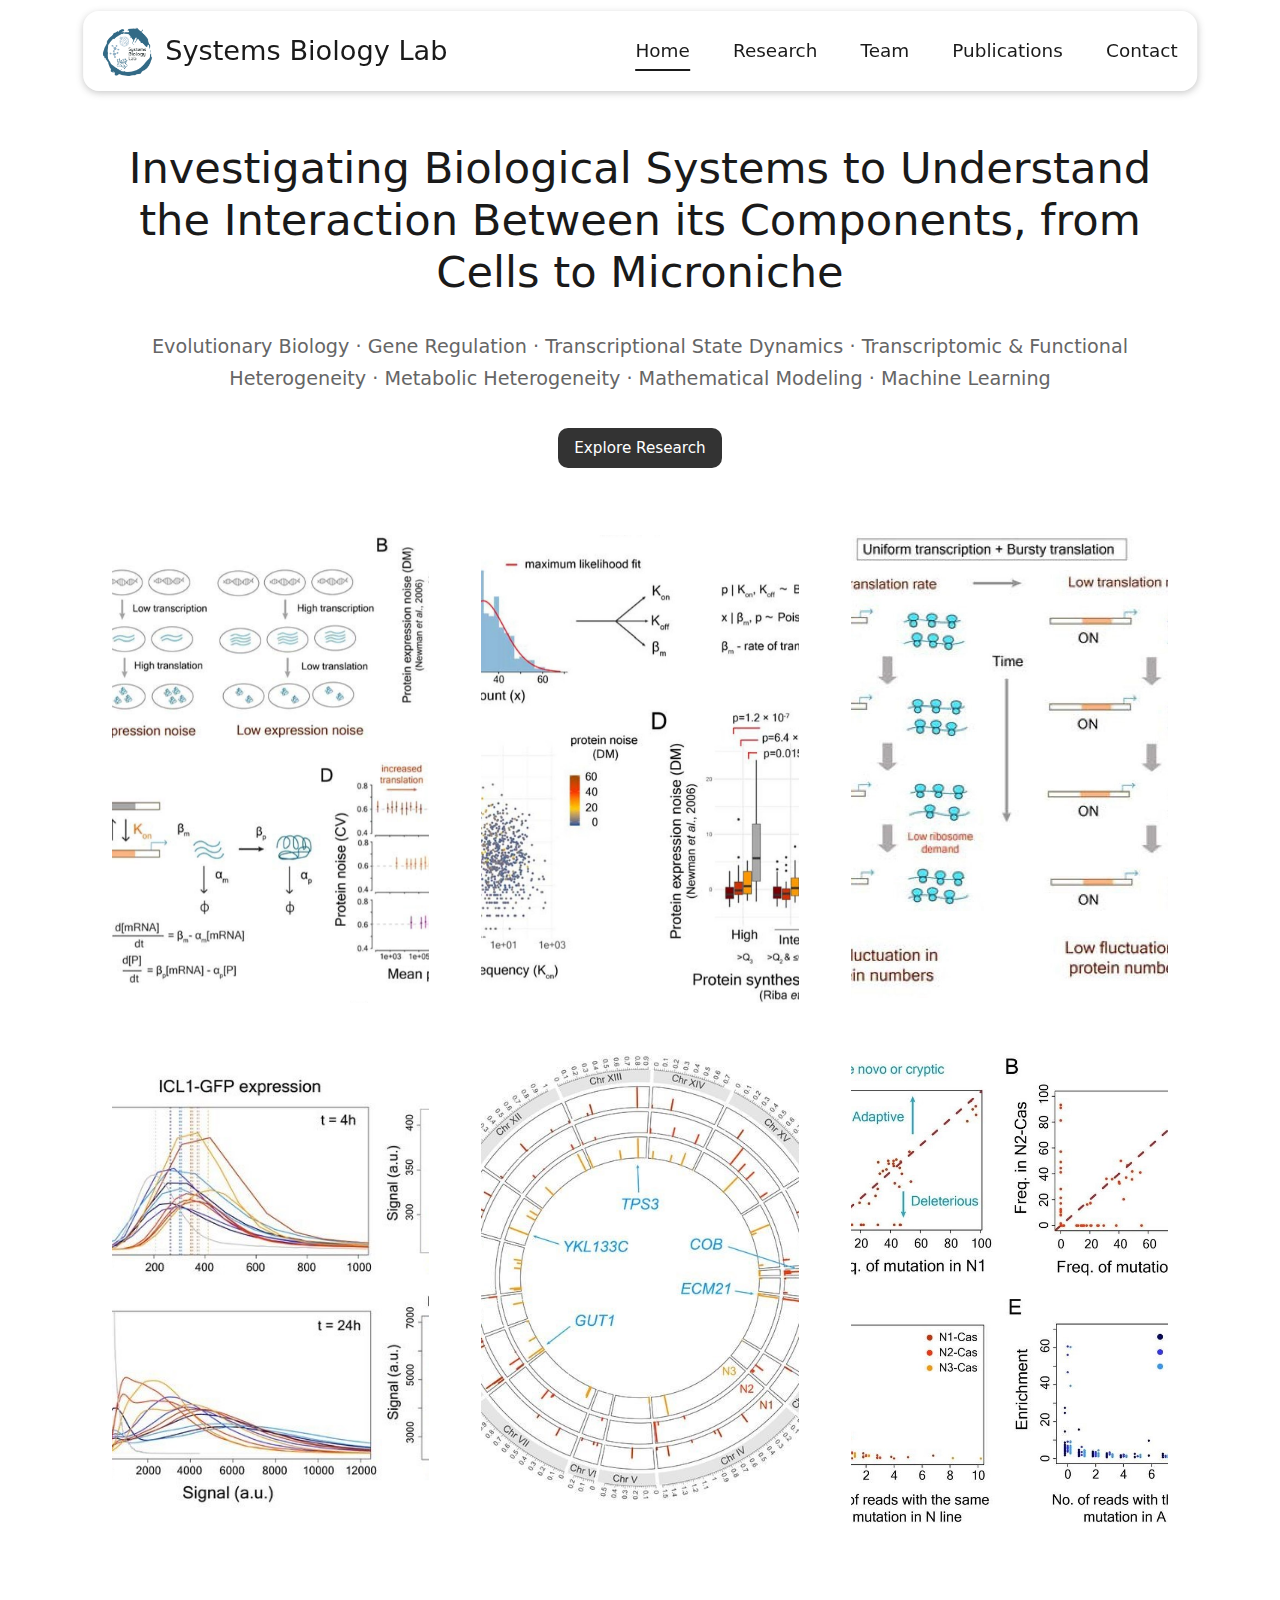
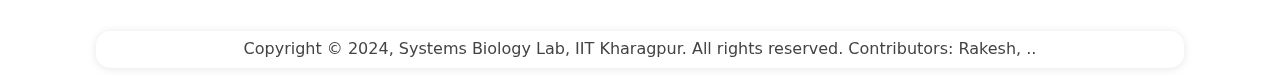
<file: index.html>
<!-- index.html -->
<!DOCTYPE html>
<html lang="en">
  <head>
    <meta charset="UTF-8" />
    <meta name="viewport" content="width=device-width, initial-scale=1.0" />
    <title>Systems Biology Laboratory - Home</title>
    <link rel="stylesheet" href="style.css" />
  </head>
  <body>
    <header>
      <div class="logo-container">
        <img src="./media/1.png" alt="Lab logo" class="logo-img" />
        <a href="index.html" class="logo">Systems Biology Lab</a>
      </div>
      <nav>
        <a href="index.html" class="active">Home</a>
        <a href="research.html">Research</a>
        <a href="team.html">Team</a>
        <a href="publications.html">Publications</a>
        <a href="contact.html">Contact</a>
      </nav>
      <div class="hamburger">
        <div></div>
        <div></div>
        <div></div>
      </div>
      <div class="dropdown">
        <a href="index.html" class="active">Home</a>
        <a href="research.html">Research</a>
        <a href="team.html">Team</a>
        <a href="publications.html">Publications</a>
        <a href="contact.html">Contact</a>
      </div>
    </header>

    <main>
      <section class="hero">
        <h1>
          Investigating Biological Systems to Understand the Interaction Between
          its Components, from Cells to Microniche
        </h1>
        <p>
          Evolutionary Biology <span>&#183;</span> Gene Regulation
          <span>&#183;</span> Transcriptional State Dynamics
          <span>&#183;</span> Transcriptomic & Functional Heterogeneity
          <span>&#183;</span> Metabolic Heterogeneity
          <span>&#183;</span> Mathematical Modeling <span>&#183;</span> Machine
          Learning
        </p>
        <a href="research.html" class="button">Explore Research</a>
      </section>
      <section class="hero">
        <div class="featured-grid">
          <img src="./media/rbd1_crop.jpg" alt="Image 1" />
          <img src="./media/rbd2_crop.jpg" alt="Image 2" />
          <img src="./media/rbd3_crop.jpg" alt="Image 3" />
          <img src="./media/crpv2_crop.jpg" alt="Image 4" />
          <img src="./media/crpv4_crop.jpg" alt="Image 5" />
          <img src="./media/crpv1_crop.jpg" alt="Image 6" />
        </div>
      </section>
    </main>
    <footer>
      <div class="copyright">
        Copyright © 2024, Systems Biology Lab, IIT Kharagpur. All rights
        reserved. Contributors: Rakesh, ..
      </div>
    </footer>
    <script src="./script.js"></script>
  </body>
</html>
</file>
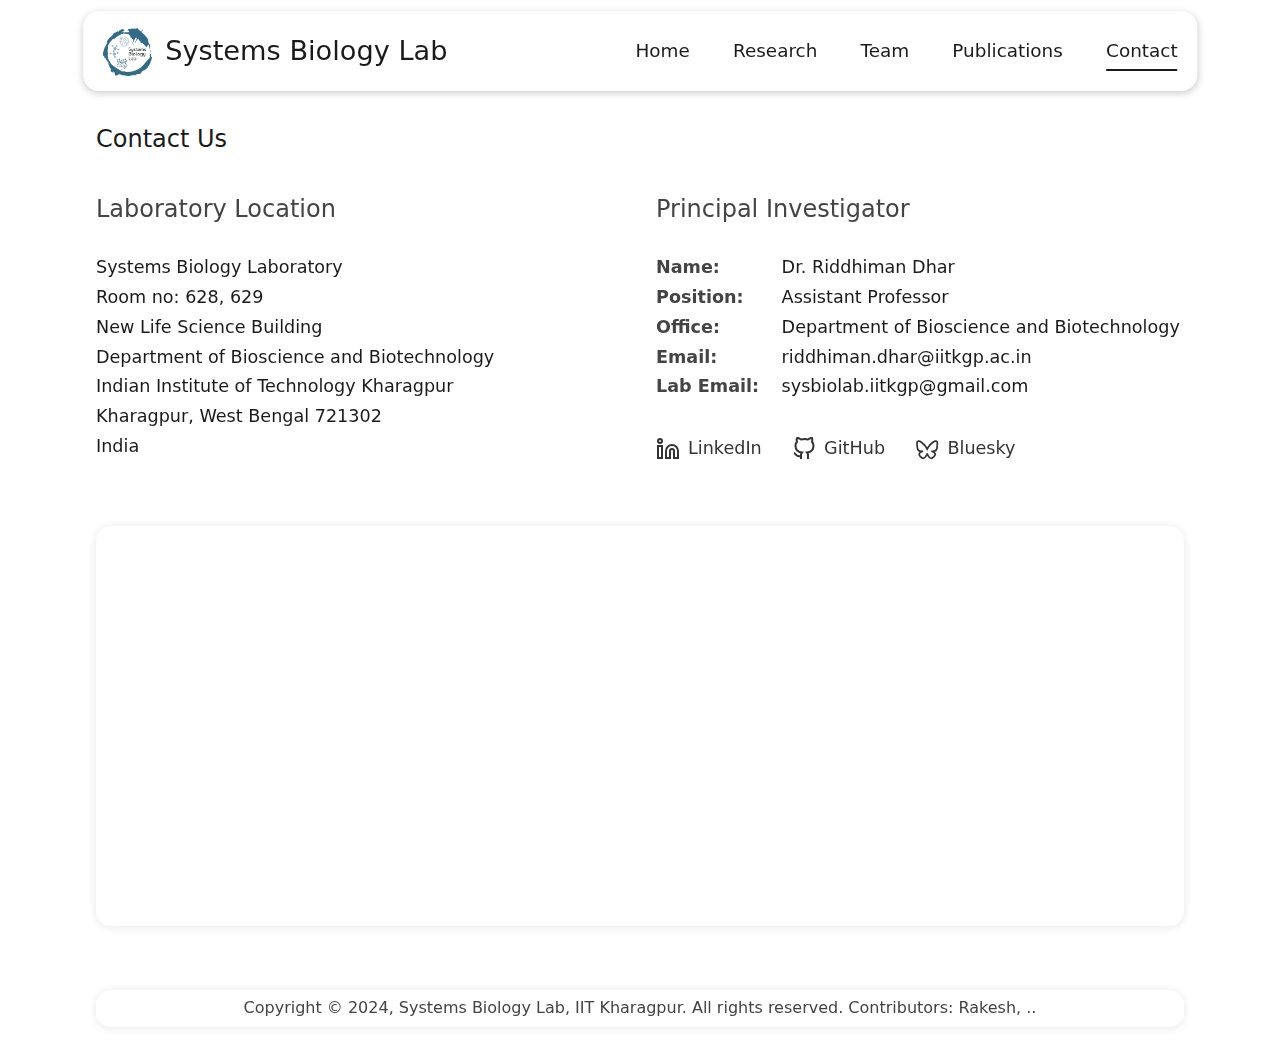
<file: contact.html>
<!-- contact.html -->
<!DOCTYPE html>
<html lang="en">
  <head>
    <meta charset="UTF-8" />
    <meta name="viewport" content="width=device-width, initial-scale=1.0" />
    <title>Systems Biology Laboratory - Contact</title>
    <link rel="stylesheet" href="style.css" />
  </head>
  <body>
    <header>
      <div class="logo-container">
        <img src="./media/1.png" alt="Lab logo" class="logo-img" />
        <a href="index.html" class="logo">Systems Biology Lab</a>
      </div>
      <nav>
        <a href="index.html">Home</a>
        <a href="research.html">Research</a>
        <a href="team.html">Team</a>
        <a href="publications.html">Publications</a>
        <a href="contact.html" class="active">Contact</a>
      </nav>
      <div class="hamburger">
        <div></div>
        <div></div>
        <div></div>
      </div>
      <div class="dropdown">
        <a href="index.html">Home</a>
        <a href="research.html">Research</a>
        <a href="team.html">Team</a>
        <a href="publications.html">Publications</a>
        <a href="contact.html" class="active">Contact</a>
      </div>
    </header>

    <main>
      <div class="content">
        <h1 style="font-weight: 500; font-size: 1.5rem">Contact Us</h1>

        <div class="contact-grid">
          <div class="contact-info-card">
            <h2 style="font-weight: 500; font-size: 1.5rem">
              Laboratory Location
            </h2>
            <div class="contact-details">
              <p>
                Systems Biology Laboratory <br />
                Room no: 628, 629 <br />
                New Life Science Building <br />Department of Bioscience and
                Biotechnology <br />Indian Institute of Technology Kharagpur
                <br />Kharagpur, West Bengal 721302 <br />India
              </p>
              <!-- <strong>Email:</strong> sysbiolab.iitkgp@gmail.com -->

              <!-- <p><strong>Phone:</strong> +91-3222-304580</p> -->
            </div>
          </div>

          <div class="contact-info-card">
            <h2 style="font-weight: 500; font-size: 1.5rem">
              Principal Investigator
            </h2>
            <div class="contact-details">
              <p>
                <strong>Name:</strong> Dr. Riddhiman Dhar<br />
                <strong>Position:</strong> Assistant Professor<br />

                <strong>Office:</strong> Department of Bioscience and
                Biotechnology
                <br />
                <strong>Email:</strong> riddhiman.dhar@iitkgp.ac.in
                <br />
                <strong>Lab Email:</strong> sysbiolab.iitkgp@gmail.com
              </p>
              <!--            <p>
                <strong>Research:</strong> Systems Biology, Gene Regulation,
                Evolutionary Biology
              </p> -->

              <div class="social-links">
                <a
                  href="https://www.linkedin.com/in/riddhiman-dhar-16927b51/"
                  target="_blank"
                >
                  <svg
                    width="24"
                    height="24"
                    viewBox="0 0 24 24"
                    fill="none"
                    stroke="currentColor"
                    stroke-width="2"
                  >
                    <path
                      d="M16 8a6 6 0 0 1 6 6v7h-4v-7a2 2 0 0 0-2-2 2 2 0 0 0-2 2v7h-4v-7a6 6 0 0 1 6-6z"
                    ></path>
                    <rect x="2" y="9" width="4" height="12"></rect>
                    <circle cx="4" cy="4" r="2"></circle>
                  </svg>
                  LinkedIn
                </a>
                <a href="https://github.com/sbliitkgp" target="_blank">
                  <svg
                    width="24"
                    height="24"
                    viewBox="0 0 24 24"
                    fill="none"
                    stroke="currentColor"
                    stroke-width="2"
                  >
                    <path
                      d="M9 19c-5 1.5-5-2.5-7-3m14 6v-3.87a3.37 3.37 0 0 0-.94-2.61c3.14-.35 6.44-1.54 6.44-7A5.44 5.44 0 0 0 20 4.77 5.07 5.07 0 0 0 19.91 1S18.73.65 16 2.48a13.38 13.38 0 0 0-7 0C6.27.65 5.09 1 5.09 1A5.07 5.07 0 0 0 5 4.77a5.44 5.44 0 0 0-1.5 3.78c0 5.42 3.3 6.61 6.44 7A3.37 3.37 0 0 0 9 18.13V22"
                    ></path>
                  </svg>
                  GitHub
                </a>
                <a
                  href="https://bsky.app/profile/dharriddhiman.bsky.social"
                  target="_blank"
                >
                  <svg
                    width="24"
                    height="24"
                    viewBox="0 0 24 24"
                    fill="none"
                    stroke="currentColor"
                    stroke-width="1.5"
                  >
                    <path
                      xmlns="http://www.w3.org/2000/svg"
                      d="M6.432664583333333 5.223303333333333C4.753165416666667 4.0058187499999995 2.0308333333333333 3.0635120833333334 2.0308333333333333 6.0620375c0 0.5990958333333333 0.3553958333333333 5.02935875 0.5645716666666667 5.748273749999999C3.3193970833333335 14.311282499999999 5.773659166666667 14.602707083333334 8.123333333333333 14.215833333333332c-4.107360416666666 0.6752520833333333 -4.964372083333333 3.2574566666666667 -2.70811625 5.493404166666666C6.461096250000001 20.742931666666667 7.357709166666667 21.32375 8.123333333333333 21.32375c2.0308333333333333 0 3.182315833333333 -2.81168875 3.553958333333333 -3.553958333333333 0.33813375 -0.6772829166666667 0.5077083333333333 -1.18499125 0.5077083333333333 -1.5231249999999998 0 0.33813375 0.16957458333333333 0.8458420833333332 0.5077083333333333 1.5231249999999998 0.3716425 0.7422695833333333 1.5231249999999998 3.553958333333333 3.553958333333333 3.553958333333333 0.7656241666666667 0 1.6622370833333333 -0.5798029166666666 2.70811625 -1.6145125C21.21103875 17.472274583333334 20.354027083333335 14.89007 16.246666666666666 14.215833333333332c2.3496741666666665 0.3858583333333333 4.802920833333333 0.09544916666666667 5.527928333333333 -2.4055220833333335 0.2091758333333333 -0.718915 0.5645716666666667 -5.150193333333333 0.5645716666666667 -5.748273749999999 0 -2.9985254166666664 -2.7213166666666666 -2.0562187499999998 -4.40183125 -0.8387341666666666C15.608984999999999 6.910925833333333 13.103952083333333 10.349126666666667 12.184999999999999 12.184999999999999c-0.9189520833333333 -1.8358733333333332 -3.4239849999999996 -5.274074166666667 -5.752335416666667 -6.961696666666667z"
                      stroke-width="1.7"
                    />
                  </svg>
                  Bluesky
                </a>
              </div>
            </div>
          </div>
        </div>

        <!-- Google Maps embed -->
        <div class="map-container">
          <iframe
            src="https://www.google.com/maps/embed?pb=!1m18!1m12!1m3!1d922.7497566080292!2d87.3111634451158!3d22.315876577133647!2m3!1f0!2f0!3f0!3m2!1i1024!2i768!4f13.1!3m3!1m2!1s0x3a1d440335454ca7%3A0xb6e0935b029d690d!2sDepartment%20of%20Bioscience%20and%20Biotechnology%2C%20IIT%20Kharagpur!5e0!3m2!1sen!2sin!4v1731928270275!5m2!1sen!2sin"
            width="100%"
            height="100%"
            style="border: 0"
            allowfullscreen=""
            loading="lazy"
            referrerpolicy="no-referrer-when-downgrade"
          >
          </iframe>
        </div>
      </div>
    </main>
    <footer>
      <div class="copyright">
        Copyright © 2024, Systems Biology Lab, IIT Kharagpur. All rights
        reserved. Contributors: Rakesh, ..
      </div>
    </footer>
    <script src="script.js"></script>
  </body>
</html>
</file>
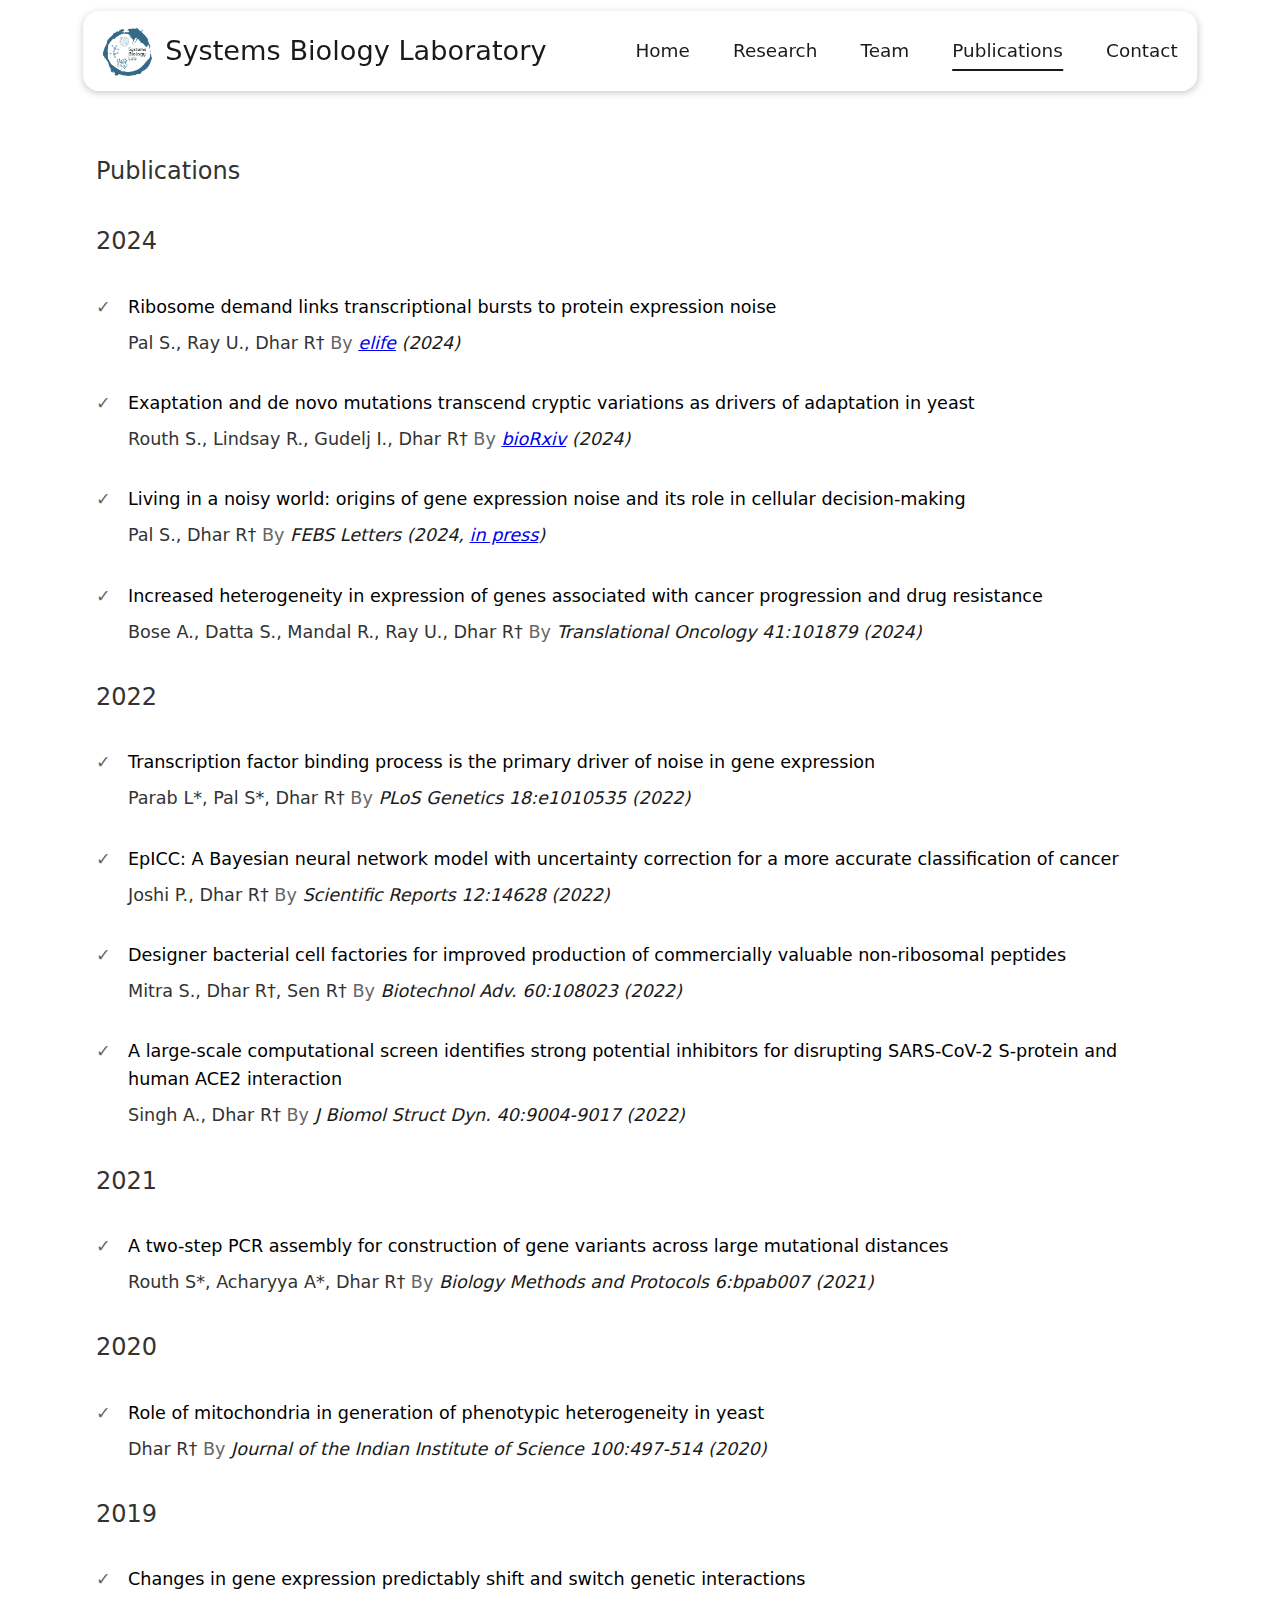
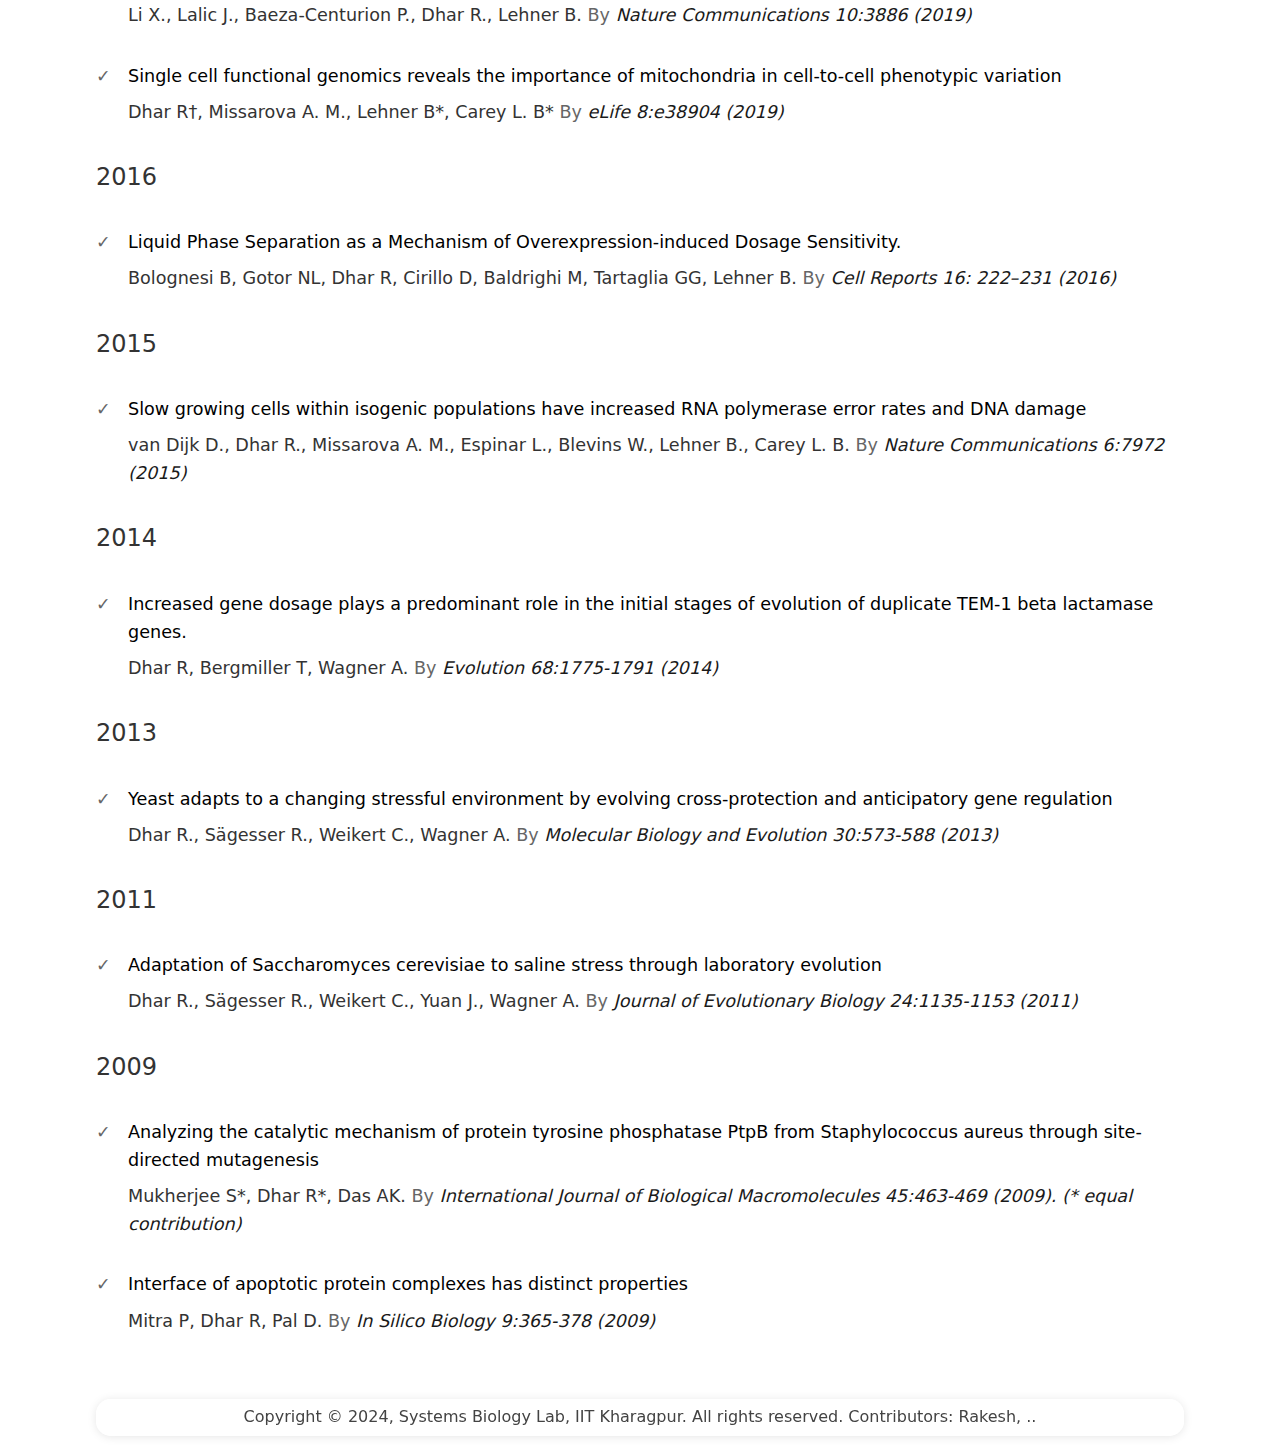
<file: publications.html>
<!-- publications.html -->
<!DOCTYPE html>
<html lang="en">
  <head>
    <meta charset="UTF-8" />
    <meta name="viewport" content="width=device-width, initial-scale=1.0" />
    <title>Systems Biology Laboratory - Publications</title>
    <link rel="stylesheet" href="style.css" />
  </head>
  <body>
    <header>
      <div class="logo-container">
        <img src="./media/1.png" alt="Lab logo" class="logo-img" />
        <a href="index.html" class="logo">Systems Biology Laboratory</a>
      </div>
      <nav>
        <a href="index.html">Home</a>
        <a href="research.html">Research</a>
        <a href="team.html">Team</a>
        <a href="publications.html" class="active">Publications</a>
        <a href="contact.html">Contact</a>
      </nav>
      <div class="hamburger">
        <div></div>
        <div></div>
        <div></div>
      </div>
      <div class="dropdown">
        <a href="index.html">Home</a>
        <a href="research.html">Research</a>
        <a href="team.html">Team</a>
        <a href="publications.html" class="active">Publications</a>
        <a href="contact.html">Contact</a>
      </div>
    </header>

    <main>
      <div class="publications-container">
        <h1 class="publication-year">Publications</h1>

        <h2 class="publication-year">2024</h2>
        <ul class="publication-list">
          <li class="publication-item">
            <span class="publication-title">
              Ribosome demand links transcriptional bursts to protein expression
              noise
            </span>
            <span class="publication-authors">Pal S., Ray U., Dhar R†</span>
            <span class="publication-by">By</span>
            <span class="publication-journal">
              <a
                href="https://elifesciences.org/reviewed-preprints/99322"
                target="_BLANK"
                >elife</a
              >
              (2024)
            </span>
          </li>
          <li class="publication-item">
            <span class="publication-title">
              Exaptation and de novo mutations transcend cryptic variations as
              drivers of adaptation in yeast
            </span>
            <span class="publication-authors"
              >Routh S., Lindsay R., Gudelj I., Dhar R†</span
            >
            <span class="publication-by">By</span>
            <span class="publication-journal">
              <a
                href="https://www.biorxiv.org/content/10.1101/2024.03.26.586634v1"
                target="_BLANK"
                >bioRxiv</a
              >
              (2024)
            </span>
          </li>
          <li class="publication-item">
            <span class="publication-title">
              Living in a noisy world: origins of gene expression noise and its
              role in cellular decision-making
            </span>
            <span class="publication-authors">Pal S., Dhar R†</span>
            <span class="publication-by">By</span>
            <span class="publication-journal">
              FEBS Letters (2024,
              <a href="https://doi.org/10.1002/1873-3468.14898" target="_BLANK"
                >in press</a
              >)
            </span>
          </li>
          <li class="publication-item">
            <span class="publication-title">
              Increased heterogeneity in expression of genes associated with
              cancer progression and drug resistance
            </span>
            <span class="publication-authors"
              >Bose A., Datta S., Mandal R., Ray U., Dhar R†</span
            >
            <span class="publication-by">By</span>
            <span class="publication-journal">
              Translational Oncology 41:101879 (2024)
            </span>
          </li>
        </ul>

        <h2 class="publication-year">2022</h2>
        <ul class="publication-list">
          <li class="publication-item">
            <span class="publication-title">
              Transcription factor binding process is the primary driver of
              noise in gene expression
            </span>
            <span class="publication-authors">Parab L*, Pal S*, Dhar R†</span>
            <span class="publication-by">By</span>
            <span class="publication-journal">
              PLoS Genetics 18:e1010535 (2022)
            </span>
          </li>
          <li class="publication-item">
            <span class="publication-title">
              EpICC: A Bayesian neural network model with uncertainty correction
              for a more accurate classification of cancer
            </span>
            <span class="publication-authors">Joshi P., Dhar R†</span>
            <span class="publication-by">By</span>
            <span class="publication-journal">
              Scientific Reports 12:14628 (2022)
            </span>
          </li>
          <li class="publication-item">
            <span class="publication-title">
              Designer bacterial cell factories for improved production of
              commercially valuable non-ribosomal peptides
            </span>
            <span class="publication-authors">Mitra S., Dhar R†, Sen R†</span>
            <span class="publication-by">By</span>
            <span class="publication-journal">
              Biotechnol Adv. 60:108023 (2022)
            </span>
          </li>
          <li class="publication-item">
            <span class="publication-title">
              A large-scale computational screen identifies strong potential
              inhibitors for disrupting SARS-CoV-2 S-protein and human ACE2
              interaction
            </span>
            <span class="publication-authors">Singh A., Dhar R†</span>
            <span class="publication-by">By</span>
            <span class="publication-journal">
              J Biomol Struct Dyn. 40:9004-9017 (2022)
            </span>
          </li>
        </ul>

        <h2 class="publication-year">2021</h2>
        <ul class="publication-list">
          <li class="publication-item">
            <span class="publication-title">
              A two-step PCR assembly for construction of gene variants across
              large mutational distances
            </span>
            <span class="publication-authors"
              >Routh S*, Acharyya A*, Dhar R†</span
            >
            <span class="publication-by">By</span>
            <span class="publication-journal">
              Biology Methods and Protocols 6:bpab007 (2021)
            </span>
          </li>
        </ul>

        <h2 class="publication-year">2020</h2>
        <ul class="publication-list">
          <li class="publication-item">
            <span class="publication-title">
              Role of mitochondria in generation of phenotypic heterogeneity in
              yeast
            </span>
            <span class="publication-authors">Dhar R†</span>
            <span class="publication-by">By</span>
            <span class="publication-journal">
              Journal of the Indian Institute of Science 100:497-514 (2020)
            </span>
          </li>
        </ul>

        <h2 class="publication-year">2019</h2>
        <ul class="publication-list">
          <li class="publication-item">
            <span class="publication-title">
              Changes in gene expression predictably shift and switch genetic
              interactions
            </span>
            <span class="publication-authors"
              >Li X., Lalic J., Baeza-Centurion P., Dhar R., Lehner B.</span
            >
            <span class="publication-by">By</span>
            <span class="publication-journal">
              Nature Communications 10:3886 (2019)
            </span>
          </li>
          <li class="publication-item">
            <span class="publication-title">
              Single cell functional genomics reveals the importance of
              mitochondria in cell-to-cell phenotypic variation
            </span>
            <span class="publication-authors"
              >Dhar R†, Missarova A. M., Lehner B*, Carey L. B*</span
            >
            <span class="publication-by">By</span>
            <span class="publication-journal"> eLife 8:e38904 (2019) </span>
          </li>
        </ul>
        <h2 class="publication-year">2016</h2>
        <ul class="publication-list">
          <li class="publication-item">
            <span class="publication-title">
              Liquid Phase Separation as a Mechanism of Overexpression-induced
              Dosage Sensitivity.
            </span>
            <span class="publication-authors"
              >Bolognesi B, Gotor NL, Dhar R, Cirillo D, Baldrighi M, Tartaglia
              GG, Lehner B.</span
            >
            <span class="publication-by">By</span>
            <span class="publication-journal">
              Cell Reports 16: 222–231 (2016)
            </span>
          </li>
        </ul>
        <h2 class="publication-year">2015</h2>
        <ul class="publication-list">
          <li class="publication-item">
            <span class="publication-title">
              Slow growing cells within isogenic populations have increased RNA
              polymerase error rates and DNA damage
            </span>
            <span class="publication-authors"
              >van Dijk D., Dhar R., Missarova A. M., Espinar L., Blevins W.,
              Lehner B., Carey L. B.</span
            >
            <span class="publication-by">By</span>
            <span class="publication-journal">
              Nature Communications 6:7972 (2015)
            </span>
          </li>
        </ul>
        <h2 class="publication-year">2014</h2>
        <ul class="publication-list">
          <li class="publication-item">
            <span class="publication-title">
              Increased gene dosage plays a predominant role in the initial
              stages of evolution of duplicate TEM-1 beta lactamase genes.
            </span>
            <span class="publication-authors"
              >Dhar R, Bergmiller T, Wagner A.</span
            >
            <span class="publication-by">By</span>
            <span class="publication-journal">
              Evolution 68:1775-1791 (2014)
            </span>
          </li>
        </ul>
        <h2 class="publication-year">2013</h2>
        <ul class="publication-list">
          <li class="publication-item">
            <span class="publication-title">
              Yeast adapts to a changing stressful environment by evolving
              cross-protection and anticipatory gene regulation
            </span>
            <span class="publication-authors"
              >Dhar R., Sägesser R., Weikert C., Wagner A.</span
            >
            <span class="publication-by">By</span>
            <span class="publication-journal">
              Molecular Biology and Evolution 30:573-588 (2013)
            </span>
          </li>
        </ul>

        <h2 class="publication-year">2011</h2>
        <ul class="publication-list">
          <li class="publication-item">
            <span class="publication-title">
              Adaptation of Saccharomyces cerevisiae to saline stress through
              laboratory evolution
            </span>
            <span class="publication-authors"
              >Dhar R., Sägesser R., Weikert C., Yuan J., Wagner A.</span
            >
            <span class="publication-by">By</span>
            <span class="publication-journal">
              Journal of Evolutionary Biology 24:1135-1153 (2011)
            </span>
          </li>
        </ul>
        <h2 class="publication-year">2009</h2>
        <ul class="publication-list">
          <li class="publication-item">
            <span class="publication-title">
              Analyzing the catalytic mechanism of protein tyrosine phosphatase
              PtpB from Staphylococcus aureus through site-directed mutagenesis
            </span>
            <span class="publication-authors"
              >Mukherjee S*, Dhar R*, Das AK.</span
            >
            <span class="publication-by">By</span>
            <span class="publication-journal">
              International Journal of Biological Macromolecules 45:463-469
              (2009). (* equal contribution)
            </span>
          </li>
          <li class="publication-item">
            <span class="publication-title">
              Interface of apoptotic protein complexes has distinct properties
            </span>
            <span class="publication-authors">Mitra P, Dhar R, Pal D.</span>
            <span class="publication-by">By</span>
            <span class="publication-journal">
              In Silico Biology 9:365-378 (2009)
            </span>
          </li>
        </ul>
      </div>
    </main>

    <footer>
      <div class="copyright">
        Copyright © 2024, Systems Biology Lab, IIT Kharagpur. All rights
        reserved. Contributors: Rakesh, ..
      </div>
    </footer>
    <script src="script.js"></script>
  </body>
</html>
</file>
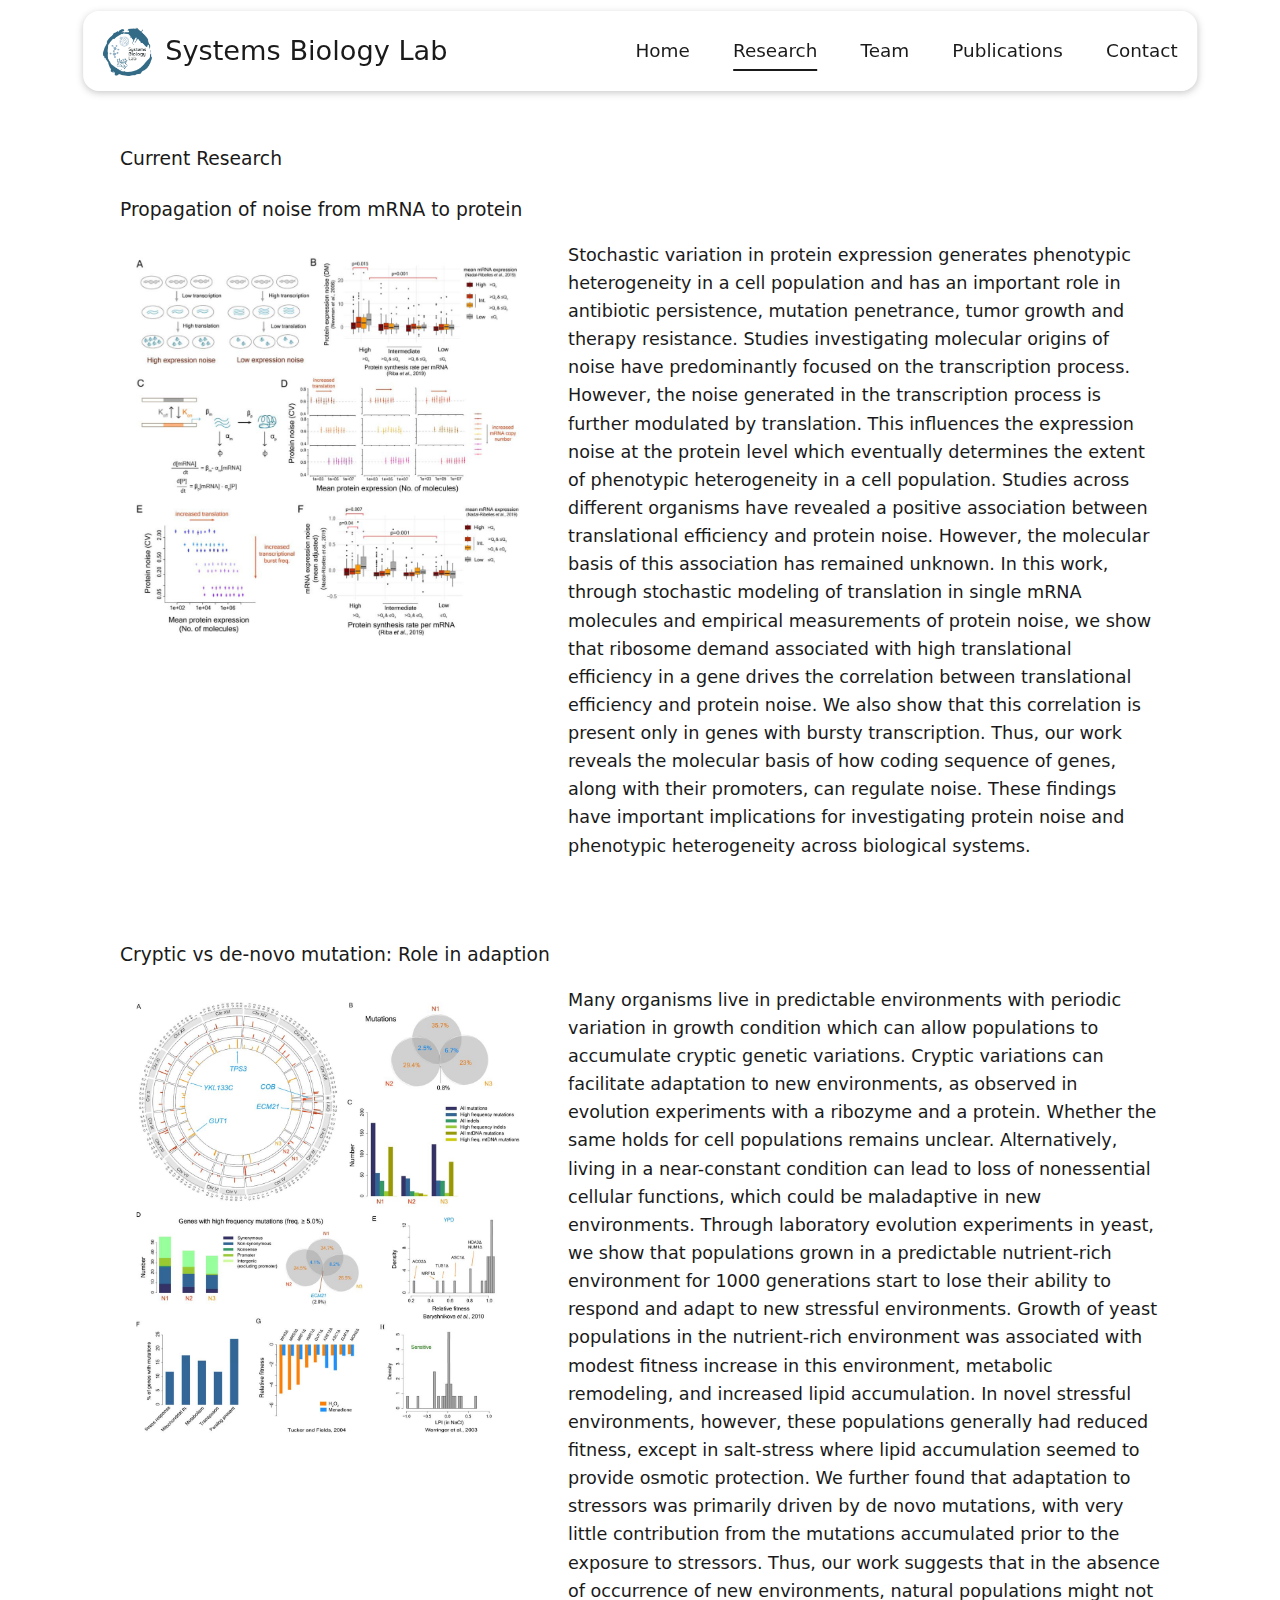
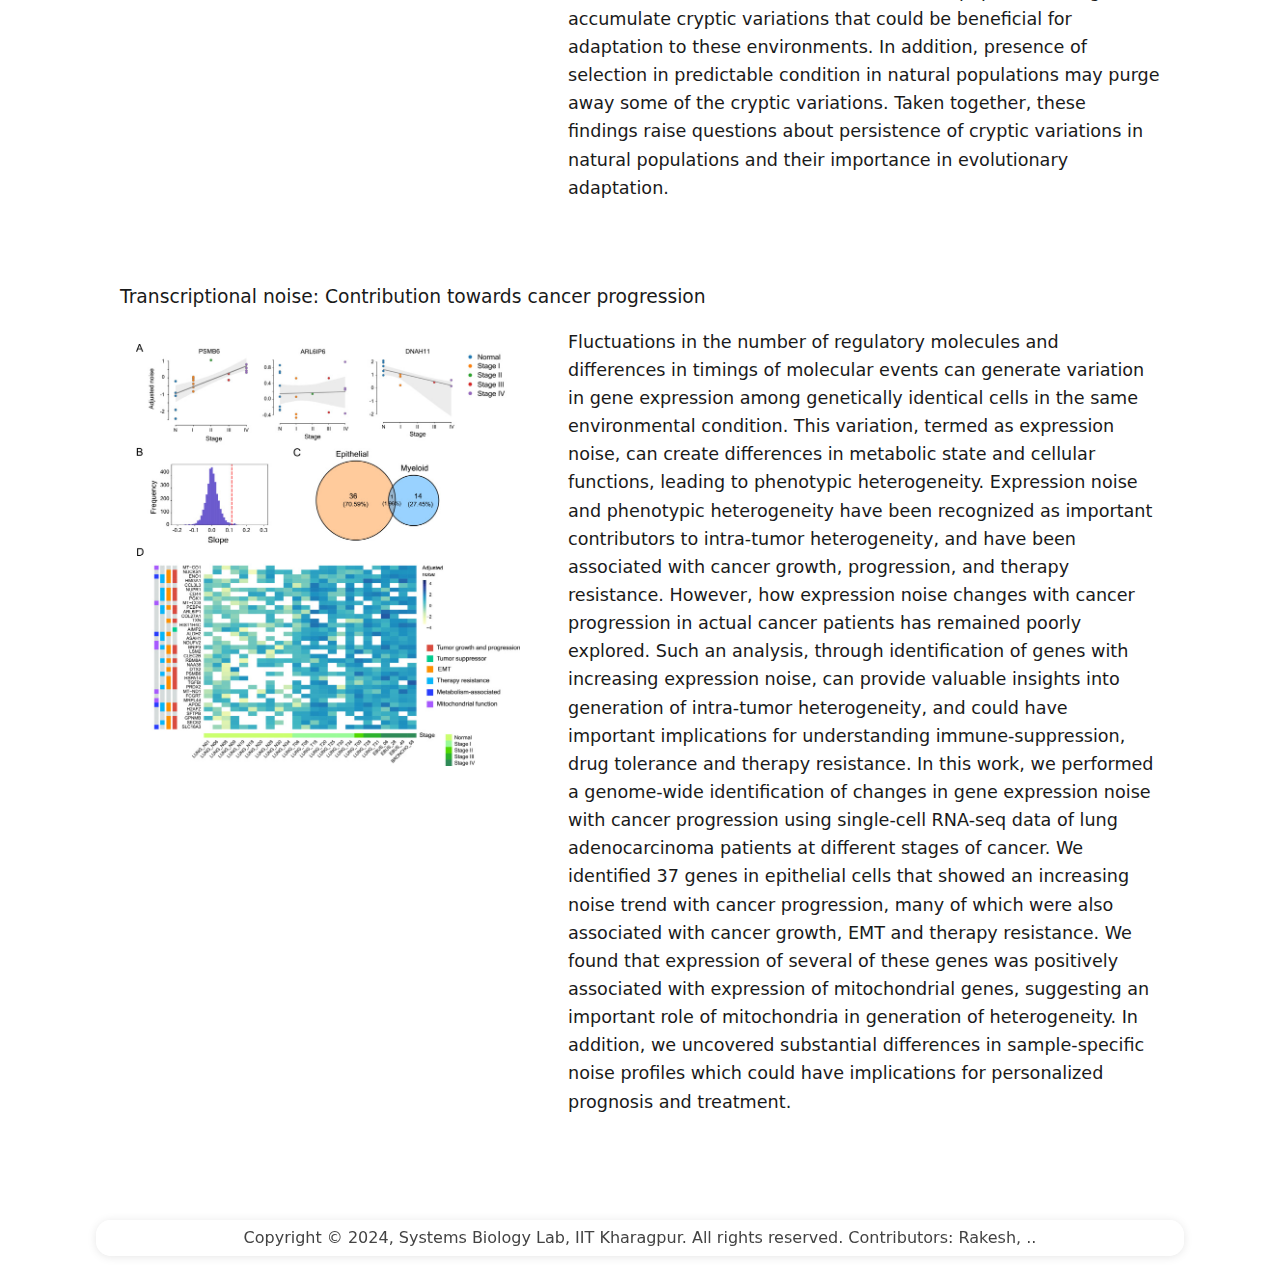
<file: research.html>
<!DOCTYPE html>
<html lang="en">
  <head>
    <meta charset="UTF-8" />
    <meta name="viewport" content="width=device-width, initial-scale=1.0" />
    <title>Systems Biology Laboratory - Research</title>
    <link rel="stylesheet" href="style.css" />
  </head>
  <body>
    <header>
      <div class="logo-container">
        <img src="./media/1.png" alt="Lab logo" class="logo-img" />
        <a href="index.html" class="logo">Systems Biology Lab</a>
      </div>
      <nav>
        <a href="index.html">Home</a>
        <a href="research.html" class="active">Research</a>
        <a href="team.html">Team</a>
        <a href="publications.html">Publications</a>
        <a href="contact.html">Contact</a>
      </nav>
      <div class="hamburger">
        <div></div>
        <div></div>
        <div></div>
      </div>
      <div class="dropdown">
        <a href="index.html">Home</a>
        <a href="research.html" class="active">Research</a>
        <a href="team.html">Team</a>
        <a href="publications.html">Publications</a>
        <a href="contact.html">Contact</a>
      </div>
    </header>

    <main role="main">
      <div class="content">
        <div class="research-area">
          <h3 style="text-align: left; font-weight: 500; margin-bottom: 1.3rem">
            Current Research
          </h3>
          <h3>Propagation of noise from mRNA to protein</h3>
          <div class="research-content">
            <img
              src="./media/rbd1.jpg"
              alt="research picture 1"
              class="research-image"
            />
            <div class="research-text">
              <p>
                Stochastic variation in protein expression generates phenotypic
                heterogeneity in a cell population and has an important role in
                antibiotic persistence, mutation penetrance, tumor growth and
                therapy resistance. Studies investigating molecular origins of
                noise have predominantly focused on the transcription process.
                However, the noise generated in the transcription process is
                further modulated by translation. This influences the expression
                noise at the protein level which eventually determines the
                extent of phenotypic heterogeneity in a cell population. Studies
                across different organisms have revealed a positive association
                between translational efficiency and protein noise. However, the
                molecular basis of this association has remained unknown. In
                this work, through stochastic modeling of translation in single
                mRNA molecules and empirical measurements of protein noise, we
                show that ribosome demand associated with high translational
                efficiency in a gene drives the correlation between
                translational efficiency and protein noise. We also show that
                this correlation is present only in genes with bursty
                transcription. Thus, our work reveals the molecular basis of how
                coding sequence of genes, along with their promoters, can
                regulate noise. These findings have important implications for
                investigating protein noise and phenotypic heterogeneity across
                biological systems.
              </p>
              <!-- <a href="#" class="button">Read more on this work</a> -->
            </div>
          </div>
        </div>

        <div class="research-area">
          <h3>Cryptic vs de-novo mutation: Role in adaption</h3>
          <div class="research-content">
            <img
              src="./media/crpv4.jpg"
              alt="research picture 2"
              class="research-image"
            />
            <div class="research-text">
              <p>
                Many organisms live in predictable environments with periodic
                variation in growth condition which can allow populations to
                accumulate cryptic genetic variations. Cryptic variations can
                facilitate adaptation to new environments, as observed in
                evolution experiments with a ribozyme and a protein. Whether the
                same holds for cell populations remains unclear. Alternatively,
                living in a near-constant condition can lead to loss of
                nonessential cellular functions, which could be maladaptive in
                new environments. Through laboratory evolution experiments in
                yeast, we show that populations grown in a predictable
                nutrient-rich environment for 1000 generations start to lose
                their ability to respond and adapt to new stressful
                environments. Growth of yeast populations in the nutrient-rich
                environment was associated with modest fitness increase in this
                environment, metabolic remodeling, and increased lipid
                accumulation. In novel stressful environments, however, these
                populations generally had reduced fitness, except in salt-stress
                where lipid accumulation seemed to provide osmotic protection.
                We further found that adaptation to stressors was primarily
                driven by de novo mutations, with very little contribution from
                the mutations accumulated prior to the exposure to stressors.
                Thus, our work suggests that in the absence of occurrence of new
                environments, natural populations might not accumulate cryptic
                variations that could be beneficial for adaptation to these
                environments. In addition, presence of selection in predictable
                condition in natural populations may purge away some of the
                cryptic variations. Taken together, these findings raise
                questions about persistence of cryptic variations in natural
                populations and their importance in evolutionary adaptation.
              </p>
              <!-- <a href="#" class="button">Read more on this work</a> -->
            </div>
          </div>
        </div>
      </div>
      <div class="content">
        <div class="research-area">
          <h3>
            Transcriptional noise: Contribution towards cancer progression
          </h3>
          <div class="research-content">
            <img
              src="./media/cnp1.jpg"
              alt="research picture 3"
              class="research-image"
            />
            <div class="research-text">
              <p>
                Fluctuations in the number of regulatory molecules and
                differences in timings of molecular events can generate
                variation in gene expression among genetically identical cells
                in the same environmental condition. This variation, termed as
                expression noise, can create differences in metabolic state and
                cellular functions, leading to phenotypic heterogeneity.
                Expression noise and phenotypic heterogeneity have been
                recognized as important contributors to intra-tumor
                heterogeneity, and have been associated with cancer growth,
                progression, and therapy resistance. However, how expression
                noise changes with cancer progression in actual cancer patients
                has remained poorly explored. Such an analysis, through
                identification of genes with increasing expression noise, can
                provide valuable insights into generation of intra-tumor
                heterogeneity, and could have important implications for
                understanding immune-suppression, drug tolerance and therapy
                resistance. In this work, we performed a genome-wide
                identification of changes in gene expression noise with cancer
                progression using single-cell RNA-seq data of lung
                adenocarcinoma patients at different stages of cancer. We
                identified 37 genes in epithelial cells that showed an
                increasing noise trend with cancer progression, many of which
                were also associated with cancer growth, EMT and therapy
                resistance. We found that expression of several of these genes
                was positively associated with expression of mitochondrial
                genes, suggesting an important role of mitochondria in
                generation of heterogeneity. In addition, we uncovered
                substantial differences in sample-specific noise profiles which
                could have implications for personalized prognosis and
                treatment.
              </p>
              <!-- <a href="#" class="button">Read more on this work</a> -->
            </div>
          </div>
        </div>
      </div>
    </main>
    <footer>
      <div class="copyright">
        Copyright © 2024, Systems Biology Lab, IIT Kharagpur. All rights
        reserved. Contributors: Rakesh, ..
      </div>
    </footer>
    <script src="script.js"></script>
  </body>
</html>
</file>
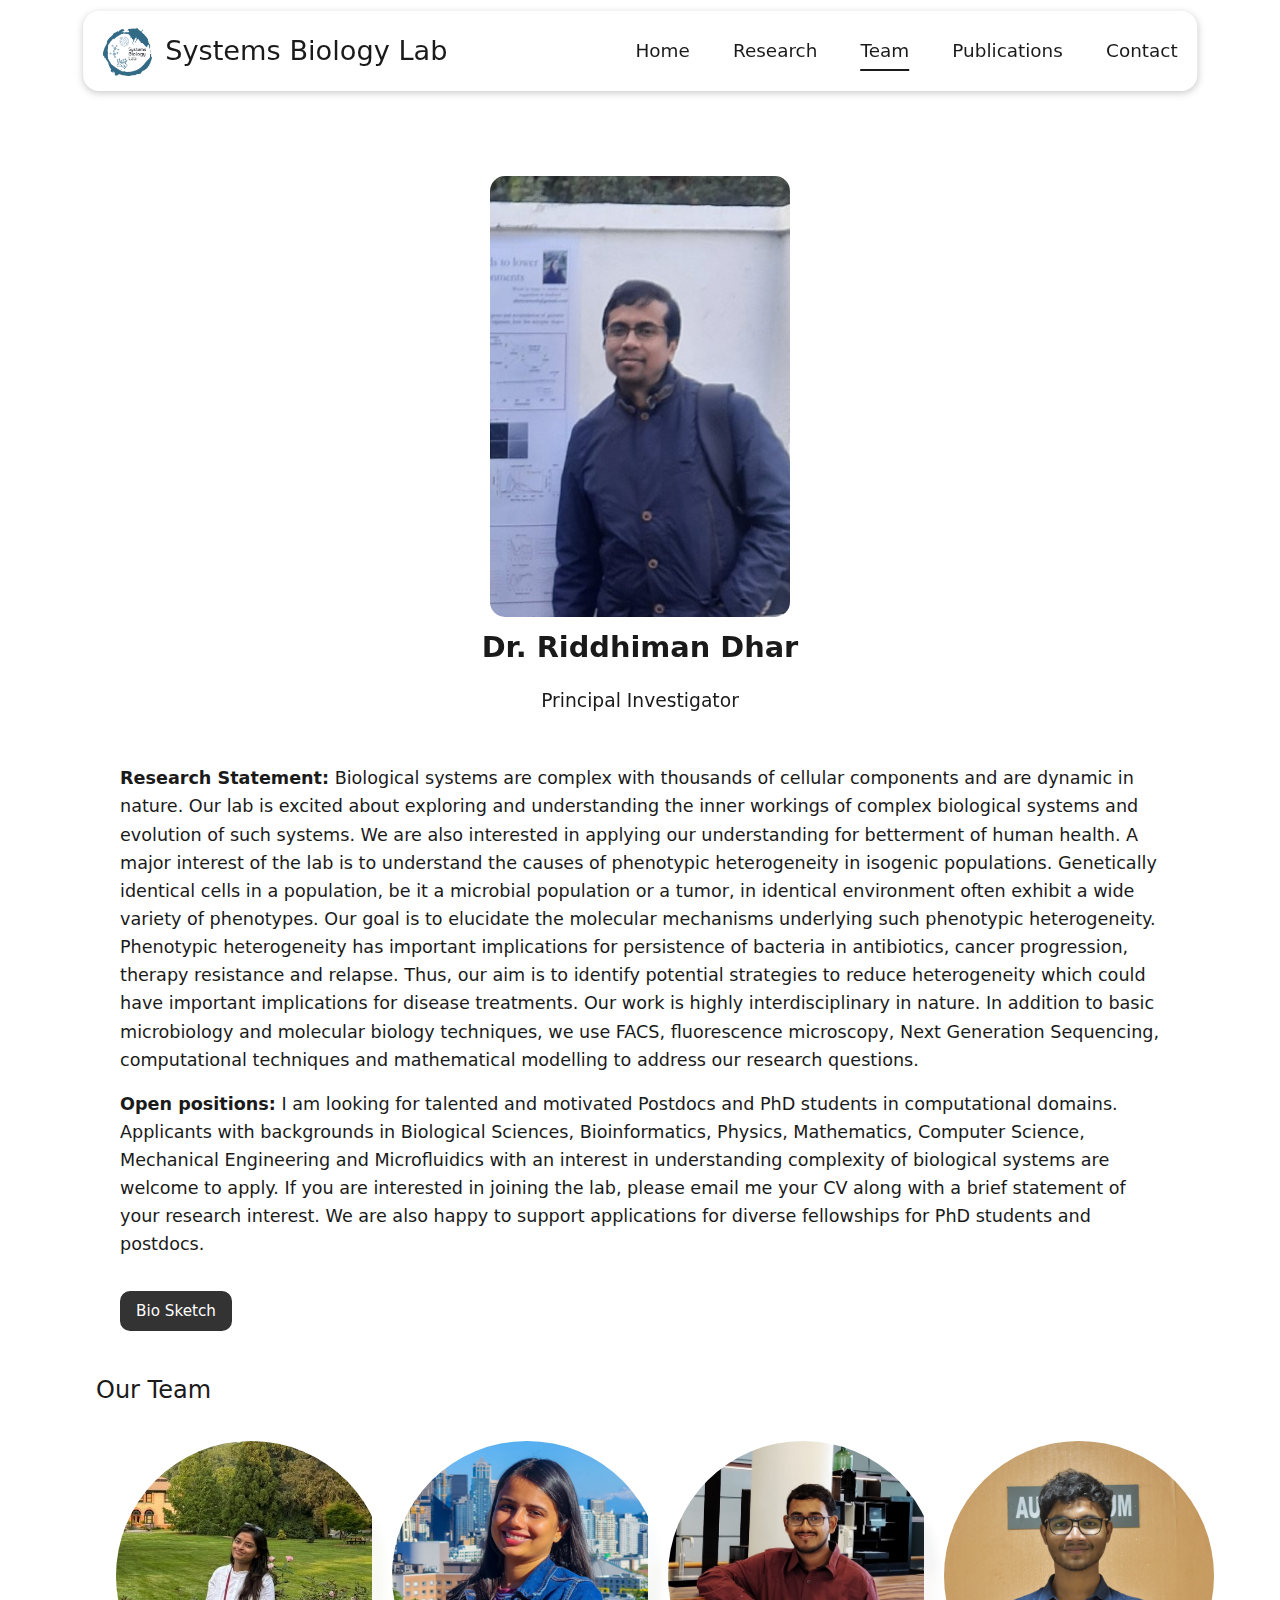
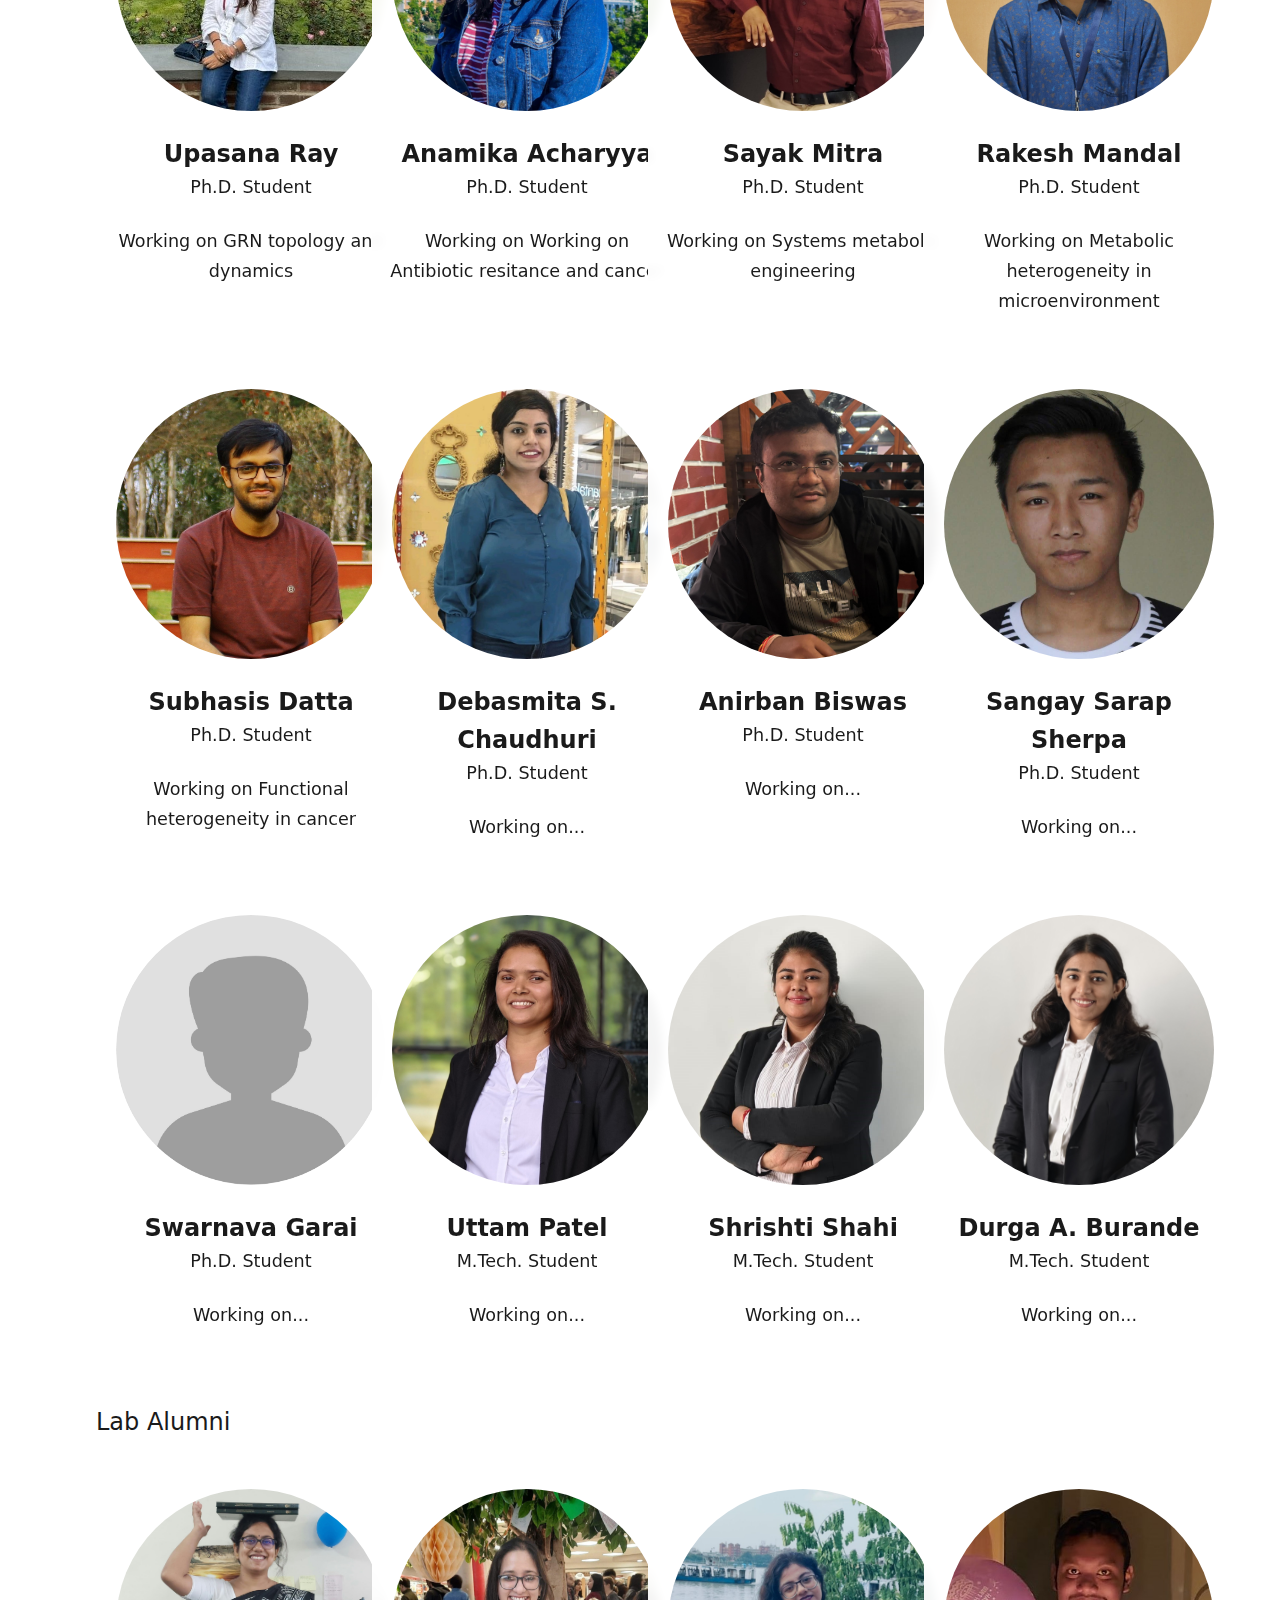
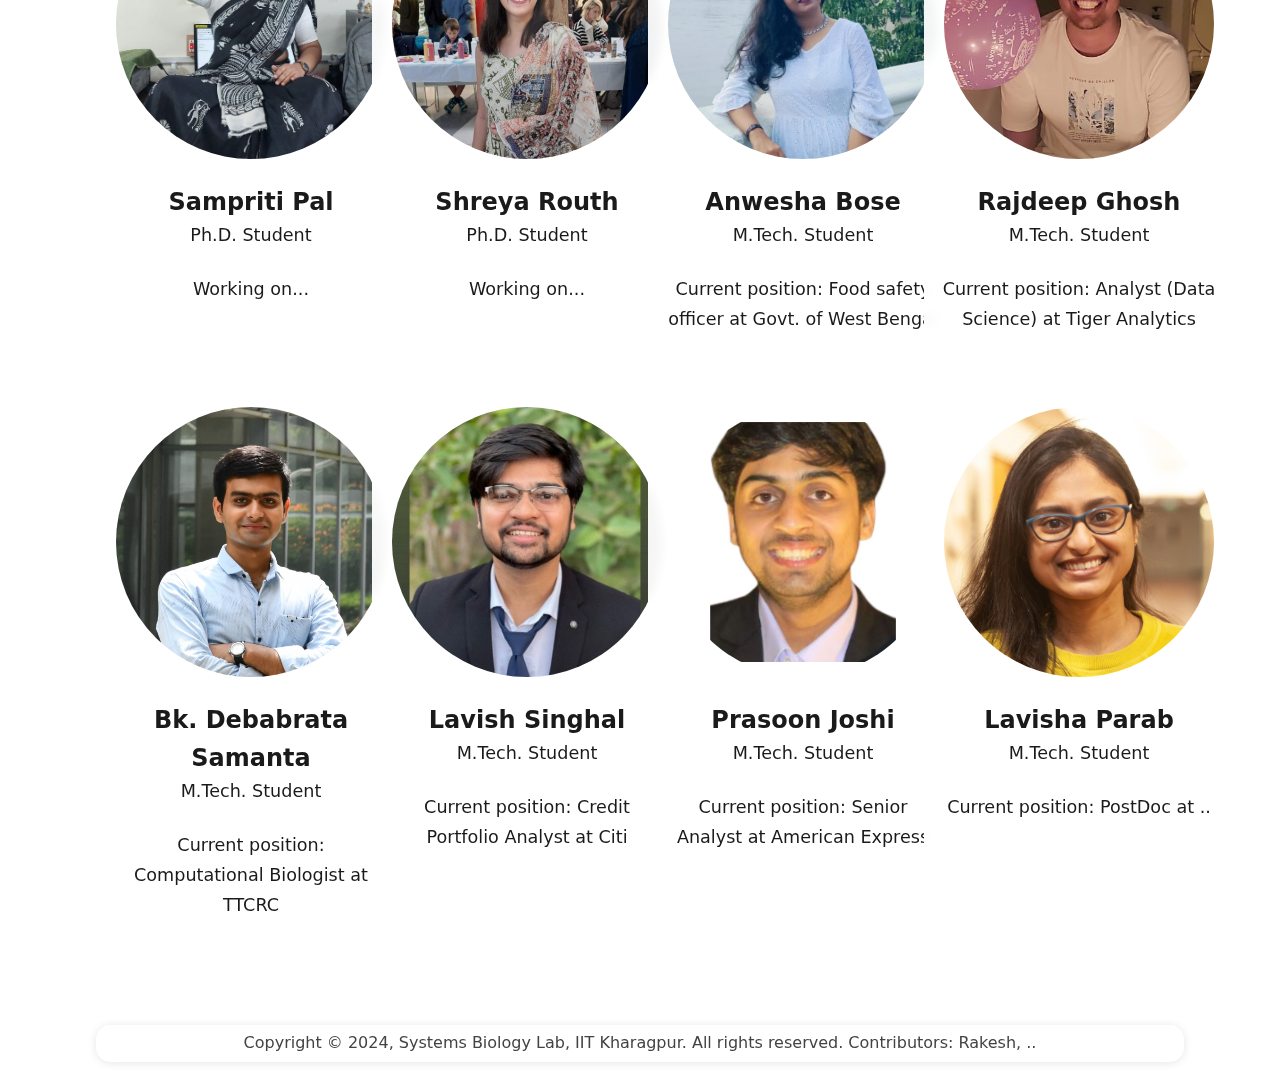
<file: team.html>
<!-- team.html -->
<!DOCTYPE html>
<html lang="en">
  <head>
    <meta charset="UTF-8" />
    <meta name="viewport" content="width=device-width, initial-scale=1.0" />
    <title>Systems Biology Laboratory - Team</title>
    <link rel="stylesheet" href="style.css" />
  </head>
  <body>
    <header>
      <div class="logo-container">
        <img src="./media/1.png" alt="Lab logo" class="logo-img" />
        <a href="index.html" class="logo">Systems Biology Lab</a>
      </div>
      <nav>
        <a href="index.html">Home</a>
        <a href="research.html">Research</a>
        <a href="team.html" class="active">Team</a>
        <a href="publications.html">Publications</a>
        <a href="contact.html">Contact</a>
      </nav>
      <div class="hamburger">
        <div></div>
        <div></div>
        <div></div>
      </div>
      <div class="dropdown">
        <a href="index.html">Home</a>
        <a href="research.html">Research</a>
        <a href="team.html" class="active">Team</a>
        <a href="publications.html">Publications</a>
        <a href="contact.html">Contact</a>
      </div>
    </header>

    <main>
      <div class="content">
        <div class="research-area">
          <div class="pi-grid">
            <div class="team-lead">
              <!-- <h2></h2> -->
              <img
                src="./media/riddiman_dhar.jpg"
                alt="Principal Investigator"
              />
              <h2>Dr. Riddhiman Dhar</h2>
              <h3>Principal Investigator</h3>
            </div>
            <div class="research-text">
              <p>
                <b>Research Statement:</b> Biological systems are complex with
                thousands of cellular components and are dynamic in nature. Our
                lab is excited about exploring and understanding the inner
                workings of complex biological systems and evolution of such
                systems. We are also interested in applying our understanding
                for betterment of human health. A major interest of the lab is
                to understand the causes of phenotypic heterogeneity in isogenic
                populations. Genetically identical cells in a population, be it
                a microbial population or a tumor, in identical environment
                often exhibit a wide variety of phenotypes. Our goal is to
                elucidate the molecular mechanisms underlying such phenotypic
                heterogeneity. Phenotypic heterogeneity has important
                implications for persistence of bacteria in antibiotics, cancer
                progression, therapy resistance and relapse. Thus, our aim is to
                identify potential strategies to reduce heterogeneity which
                could have important implications for disease treatments. Our
                work is highly interdisciplinary in nature. In addition to basic
                microbiology and molecular biology techniques, we use FACS,
                fluorescence microscopy, Next Generation Sequencing,
                computational techniques and mathematical modelling to address
                our research questions.
              </p>
              <p>
                <b>Open positions:</b> I am looking for talented and motivated
                Postdocs and PhD students in computational domains. Applicants
                with backgrounds in Biological Sciences, Bioinformatics,
                Physics, Mathematics, Computer Science, Mechanical Engineering
                and Microfluidics with an interest in understanding complexity
                of biological systems are welcome to apply. If you are
                interested in joining the lab, please email me your CV along
                with a brief statement of your research interest. We are also
                happy to support applications for diverse fellowships for PhD
                students and postdocs.
              </p>
              <a
                href="https://www.iitkgp.ac.in/assets/bio_sketch/MTcwMDM=.pdf"
                class="button"
                target="_BLANK"
                >Bio Sketch</a
              >
            </div>
          </div>
        </div>

        <h1 style="font-weight: 500; font-size: 1.5rem">Our Team</h1>
        <div class="team-grid">
          <div class="team-member">
            <img src="./media/upasana.jpeg" alt="Ph.D. Student" />
            <h2>Upasana Ray</h2>
            <p>Ph.D. Student</p>
            <p>Working on GRN topology and dynamics</p>
          </div>

          <div class="team-member">
            <img src="./media/anamika_1_copy.jpg" alt="Ph.D. Student" />
            <h2>Anamika Acharyya</h2>
            <p>Ph.D. Student</p>
            <p>Working on Working on Antibiotic resitance and cancer</p>
          </div>

          <div class="team-member">
            <img src="./media/sayak.jpg" alt="PhD Student" />
            <h2>Sayak Mitra</h2>
            <p>Ph.D. Student</p>
            <p>Working on Systems metabolic engineering</p>
          </div>

          <div class="team-member">
            <img src="./media/rakesh.jpeg" alt="PhD Student" />
            <h2>Rakesh Mandal</h2>
            <p>Ph.D. Student</p>
            <p>Working on Metabolic heterogeneity in microenvironment</p>
          </div>
        </div>
        <div class="team-grid">
          <div class="team-member">
            <img src="./media/Subhasis.JPG" alt="PhD Student" />
            <h2>Subhasis Datta</h2>
            <p>Ph.D. Student</p>
            <p>Working on Functional heterogeneity in cancer</p>
          </div>
          <div class="team-member">
            <img src="./media/debasmita.jpeg" alt="PhD Student" />
            <h2>Debasmita S. Chaudhuri</h2>
            <p>Ph.D. Student</p>
            <p>Working on...</p>
          </div>
          <div class="team-member">
            <img src="./media/anirban.jpg" alt="PhD Student" />
            <h2>Anirban Biswas</h2>
            <p>Ph.D. Student</p>
            <p>Working on...</p>
          </div>

          <div class="team-member">
            <img src="./media/sangay.jpg" alt="PhD Student" />
            <h2>Sangay Sarap Sherpa</h2>
            <p>Ph.D. Student</p>
            <p>Working on...</p>
          </div>
        </div>
        <div class="team-grid">
          <div class="team-member">
            <img src="./media/placeholder_male.jpg" alt="PhD Student" />
            <h2>Swarnava Garai</h2>
            <p>Ph.D. Student</p>
            <p>Working on...</p>
          </div>
          <div class="team-member">
            <img src="./media/Uttam.jpg" alt="MTech Student" />
            <h2>Uttam Patel</h2>
            <p>M.Tech. Student</p>
            <p>Working on...</p>
          </div>

          <div class="team-member">
            <img src="./media/shrishti.jpeg" alt="MTech Student" />
            <h2>Shrishti Shahi</h2>
            <p>M.Tech. Student</p>
            <p>Working on...</p>
          </div>

          <div class="team-member">
            <img src="./media/durga.jpg" alt="MTech Student" />
            <h2>Durga A. Burande</h2>
            <p>M.Tech. Student</p>
            <p>Working on...</p>
          </div>
        </div>

        <!-- <h1></h1> -->
        <h1 style="font-weight: 500; font-size: 1.5rem; margin: 2rem 0 2rem">
          Lab Alumni
        </h1>
        <div class="team-grid">
          <div class="team-member">
            <img src="./media/sampriti.jpeg" alt="PhD Student" />
            <h2>Sampriti Pal</h2>
            <p>Ph.D. Student</p>
            <p>Working on...</p>
          </div>

          <div class="team-member">
            <img src="./media/shreya.jpeg" alt="PhD Student" />
            <h2>Shreya Routh</h2>
            <p>Ph.D. Student</p>
            <p>Working on...</p>
          </div>

          <div class="team-member">
            <img src="./media/anwesha.jpeg" alt="MTech Student" />
            <h2>Anwesha Bose</h2>
            <p>M.Tech. Student</p>
            <p>Current position: Food safety officer at Govt. of West Bengal</p>
          </div>
          <div class="team-member">
            <img src="./media/rajdeep.jpg" alt="MTech Student" />
            <h2>Rajdeep Ghosh</h2>
            <p>M.Tech. Student</p>
            <p>Current position: Analyst (Data Science) at Tiger Analytics</p>
          </div>
        </div>
        <div class="team-grid">
          <div class="team-member">
            <img src="./media/debabrata.jpeg" alt="MTech Student" />
            <h2>Bk. Debabrata Samanta</h2>
            <p>M.Tech. Student</p>
            <p>Current position: Computational Biologist at TTCRC</p>
          </div>

          <div class="team-member">
            <img src="./media/lavish.jpg" alt="MTech Student" />
            <h2>Lavish Singhal</h2>
            <p>M.Tech. Student</p>
            <p>Current position: Credit Portfolio Analyst at Citi</p>
          </div>
          <div class="team-member">
            <img src="./media/prasoon.jpg" alt="MTech Student" />
            <h2>Prasoon Joshi</h2>
            <p>M.Tech. Student</p>
            <p>Current position: Senior Analyst at American Express</p>
          </div>
          <div class="team-member">
            <img src="./media/lavisha.jpg" alt="MTech Student" />
            <h2>Lavisha Parab</h2>
            <p>M.Tech. Student</p>
            <p>Current position: PostDoc at ..</p>
          </div>
        </div>
      </div>
    </main>
    <footer>
      <div class="copyright">
        Copyright © 2024, Systems Biology Lab, IIT Kharagpur. All rights
        reserved. Contributors: Rakesh, ..
      </div>
    </footer>
    <script src="script.js"></script>
  </body>
</html>
</file>
<file: style.css>
* {
    margin: 0;
    padding: 0;
    box-sizing: border-box;
}

:root {
    --text-color: #1a1a1a;
    --background-color: #ffffff;
}

p {
    font-size: 1.1rem;
    line-height: 1.7;
    color: var(--text-color);
    margin-bottom: 1.5rem;
}

h3 {
    font-weight: 500;
    margin-bottom: 1rem;
}

body {
    font-family: -apple-system, BlinkMacSystemFont, "Segoe UI", Roboto, system-ui, sans-serif;
    line-height: 1.6;
    color: var(--text-color);
    background: var(--background-color);
    padding-top: calc(5.5rem + 2rem);
}

header {
    position: fixed;
    top: 0.7rem;
    left: 50%;
    transform: translateX(-50%);
    width: 87%;
    max-width: 1400px;
    padding: 1.1rem 1.2rem;
    display: flex;
    justify-content: space-between;
    align-items: center;
    background: rgba(255, 255, 255, 0.6);
    backdrop-filter: blur(10px);
    border-radius: 1rem;
    box-shadow: 0 2px 7px rgba(79, 79, 79, 0.3);
    transition: all 0.3s ease;
    z-index: 1000;
    height: 5rem;
}

header.scrolled {
    top: 0;
    padding: 0.7rem 1.25rem;
    width: 87%;
    max-width: 1400px
    border-radius: 0 0 1rem 1rem;
    background: rgba(255, 255, 255, 0.95);
    height: 3.5rem;
}

.logo-container {
    display: flex;
    align-items: center;
    gap: 0.8rem;
}

.logo {
    font-size: 1.7rem;
    font-weight: 500;
    text-decoration: none;
    color: var(--text-color);
}

.logo-img {
    width: 50px;
    height: 50px;
    object-fit: contain;
    flex-shrink: 0;
    display: inline-block;
    vertical-align: middle;
    border-radius: 0px;
}

/* @media (max-width: 768px) {
    .logo-img {
        width: 32px;
        height: 32px;
    }
    
    .logo {
        font-size: flex;
    }
} */

nav {
    display: flex;
    gap: 2.7rem;
}

nav a {
    color: var(--text-color);
    text-decoration: none;
    font-size: 1.15rem;
    position: relative;
}

nav a:hover::after {
    content: '';
    position: absolute;
    bottom: -5px;
    left: 0;
    width: 100%;
    height: 0.9px;
    background: var(--text-color);
    transition: height 0.2s ease;
}

nav a.active::after {
    content: '';
    position: absolute;
    bottom: -5px;
    left: 0;
    width: 100%;
    height: 2px;
    background: var(--text-color);
}

.hero {
    padding: 0.5rem 0;  /* Remove side padding since container handles it */
    text-align: center;
    margin: 15px auto;
    width: 85%;
    max-width: 1400px;
}

.hero h1 {
    font-size: 2.7rem;
    line-height: 1.2;
    font-weight: 500;
    margin-bottom: 2rem;
}

.hero p {
    font-size: 1.2rem;
    color: #666;
    margin-bottom: 2rem;
    max-width: 1000px;
    margin-left: auto;
    margin-right: auto;
}

.button {
    display: inline-block;
    padding: 0.5rem 1rem;
    background: #333333;
    color: #fff;
    text-decoration: none;
    border-radius: 10px;
    font-size: 0.95rem;
    transition: background-color 0.3s;
}

.button:hover {
    background: #4a4a4a;
}

.featured-grid {
    width: 100%;  /* Take full width of hero container */
    display: grid;
    grid-gap: 20px;
    padding: 20px 0;  /* Remove horizontal padding */
    grid-template-columns: repeat(3, 1fr);
    grid-auto-rows: auto;
}

.featured-grid img {
    width: 100%;
    border-radius: 1rem;
    object-fit: cover;
    height: 500px;
    padding: 1rem;
    transition: transform 0.3s ease, box-shadow 0.3s ease;
}

.featured-grid img:hover {
    transform: scale(1.01) translateY(-3px);
    box-shadow: 0 1px 10px rgba(107, 107, 107, 0.2);
}

@media (max-width: 900px) {
    .featured-grid {
        grid-template-columns: repeat(2, 1fr);
    }
}

@media (max-width: 600px) {
    .featured-grid {
        grid-template-columns: repeat(1, 1fr);
    }
}

.content {
    width: 85%;
    max-width: 1400px;
    margin: 0 auto;
    padding: 0;  /* Remove padding since container handles it */
    min-height: 120px;
}

.team-grid {
    display: grid;
    grid-template-columns: repeat(auto-fit, minmax(250px, 1fr));
    gap: 1rem;
    margin-top: 1rem;
}

.team-lead {
    height: auto;
    text-align: center;
    padding: 2rem;
    background: rgba(255, 255, 255, 0.95);
    border-radius: 15px;
    backdrop-filter: blur(5px);
    transition: transform 0.3s ease, box-shadow 0.3s ease;
}

.team-lead img {
    border-radius: 15px;
    max-width: 300px;
    /* max-height: 400px; */
    object-fit: cover;
}

.team-lead:hover {
    transform: scale(1.01) translateY(-3px);
    box-shadow: 0 1px 10px rgba(97, 97, 97, 0.2);
}

.team-member {
    text-align: center;
    min-width: 310px;
    max-width: 400px;
    padding: 1rem;
    background: rgba(255, 255, 255, 0.95);
    border-radius: 15px;
    backdrop-filter: blur(5px);
    transition: transform 0.3s ease, box-shadow 0.3s ease;
}

.team-member:hover {
    transform: scale(1.01) translateY(-3px);
    box-shadow: 0 1px 10px rgba(97, 97, 97, 0.2);
}

.team-member img {
    width: 270px;
    height: 270px;
    border-radius: 50%;
    margin-bottom: 1rem;
    object-fit: cover;
}

.publications-container {
    width: 85%;
    max-width: 1400px;
    margin: 2rem auto;
    padding: 0;  /* Remove padding since container handles it */
}

.publication-year {
    font-size: 1.5rem;
    font-weight: 500;
    margin: 0rem 0 2rem;
    color: #333;
}

.publication-list {
    list-style: none;
    padding: 0;
}

.publication-item {
    margin-bottom: 2rem;
    padding-left: 2rem;
    position: relative;
    line-height: 1.6;
    font-size: 1.1rem;
}

.publication-item::before {
    content: "✓";
    position: absolute;
    left: 0;
    color: #666;
}

.publication-title {
    color: #000;
    font-weight: normal;
    display: block;
    margin-bottom: 0.5rem;
}

.publication-authors {
    color: #333;
}

.publication-journal {
    font-style: italic;
}

.publication-by {
    font-style: normal;
    color: #666;
}

.research-area {
    width: 100%;
    margin: 0 auto;
    padding: 1rem;
    /* border-radius: 15px; */
    padding: 1.5rem;
    margin-bottom: 1rem;
}

.research-content {
    display: flex;
    gap: 2rem;
    align-items: flex-start;
    margin-top: 0rem;
    height: auto;
}

.research-image {
    width: 40%;
    padding: 1rem;
    border-radius: 8px;
    object-fit: cover;
    flex-shrink: 0;
    max-height: auto;
    background: rgba(255, 255, 255, 0.95);
    border-radius: 15px;
    backdrop-filter: blur(5px);
}

.research-text {
    flex: 1;
}

.research-text p {
    margin-bottom: 1rem;
    line-height: 1.6;
    color: var(--text-color);
}

.research-area h2 {
    font-size: 1.8rem;
    margin-bottom: 1rem;
    color: var(--text-color);
}

@media (max-width: 768px) {
    .research-content {
        flex-direction: column;
    }
    
    .research-image {
        width: 100%;
        margin-bottom: 1.5rem;
    }
}

.research-text .button {
    margin-top: 1rem;
    display: inline-block;
}

footer {
    margin: 4rem auto 1rem auto;
    padding: 0.5rem 0.8rem;
    text-align: center;
    max-width: 1400px;
    background: rgba(255, 255, 255, 0.95);
    border-radius: 15px;
    box-shadow: 0 1px 10px rgba(0, 0, 0, 0.1);
    backdrop-filter: blur(5px);
    width: 85%;
}

.copyright {
    color: #434343;
    font-size: 1rem;
    line-height: 1.3;
}

.content:last-child {
    margin-bottom: 0;
    padding-bottom: 0;
}

.contact-container {
    width: 85%;
    max-width: 1400px;
    margin: 2rem auto;
    padding: 0;
}

.contact-grid {
    display: grid;
    grid-template-columns: 1fr 1fr;
    gap: 2rem;
    margin-top: 2rem;
}

.contact-info-card {
    background: rgba(255, 255, 255, 0.95);
    border-radius: 15px;
    backdrop-filter: blur(5px);
    padding: 0rem;
}

.contact-info-card h2 {
    font-size: 1.8rem;
    margin-bottom: 1.5rem;
    color: #444;
}

.contact-details {
    font-size: 1.25rem;
    line-height: 1.7;
    color: #444;
}

.contact-details p {
    margin-bottom: 1rem;
}

.contact-details strong {
    color: #444;
    display: inline-block;
    width: 120px;
}

.map-container {
    width: 100%;
    height: 400px;
    border-radius: 15px;
    overflow: hidden;
    box-shadow: 0 1px 10px rgba(0, 0, 0, 0.1);
    margin-top: 3rem;
}

.social-links {
    margin-top: 2rem;
}

.social-links a {
    display: inline-flex;
    align-items: center;
    gap: 0.5rem;
    text-decoration: none;
    color: #333;
    margin-right: 1.5rem;
    font-size: 1.1rem;
}

.social-links a:hover {
    color: #666;
}

@media (max-width: 768px) {
    header {
        width: 87%;
        height: 4rem;
    }
    
    nav {
        display: none;
    }

    footer {
        width: 85%;
    }

    .logo-img {
        width: 32px;
        height: 32px;
    }
    
    .logo {
        font-size: 1.1rem;
        white-space: nowrap;
    }

    .hamburger {
        display: flex;
    }

    .dropdown {
        display: none;
        flex-direction: column;
        position: absolute;
        top: 4rem;
        right: 0;
        width: 100%;
        background-color: var(--background-color);
        box-shadow: 0 2px 7px rgba(79, 79, 79, 0.3);
        z-index: 1000;
        border-radius: 15px;
        max-width: 180px;
    }

    .dropdown a {
        padding: 0.6rem;
        text-align: center;
        border-bottom: 1px solid #eaeaea;
        text-decoration: none;
        font-size: 1.05rem;
        position: relative;
        color: var(--text-color);
        
    }

    .dropdown a:hover {
        background: #e5e5e5;
        border-radius: 15px;
        transition: height 0.2s ease;
    }

    .dropdown a:last-child {
        border-bottom: none;
    }

    .contact-grid {
        grid-template-columns: 1fr;
        gap: 1.5rem;
    }

    .contact-info-card {
        padding: 1rem;
    }

    .contact-info-card h2 {
        font-size: 1.5rem;
        margin-bottom: 1rem;
    }

    .contact-details {
        font-size: 1.1rem;
    }

    .map-container {
        height: 300px;
        margin-top: 1.5rem;
    }

    .social-links {
        margin-top: 1.5rem;
        display: flex;
        flex-wrap: wrap;
        gap: 1rem;
    }

    .social-links a {
        margin-right: 0;
    }

}

@media (max-width: 480px) {
    .hero h1 {
        font-size: 2rem;
    }

    .hero p {
        font-size: 1rem;
    }

    .button {
        padding: 0.4rem 0.8rem;
        font-size: 0.85rem;
    }

    .featured-grid img {
        height: 300px;
        padding: 0.5rem;
    }

    .team-member img {
        width: 200px;
        height: 200px;
    }

    .team-member {
        padding: 0.5rem;
    }

    .publication-item {
        padding-left: 1rem;
        font-size: 1rem;
    }

    .contact-details {
        font-size: 1rem;
    }

    .social-links a {
        font-size: 1rem;
    }
}

.hamburger {
    display: none;
    flex-direction: column;
    cursor: pointer;
}

.hamburger div {
    width: 25px;
    height: 2px;
    background-color: var(--text-color);
    margin: 4px 0;
    transition: 0.4s;
}
</file>
